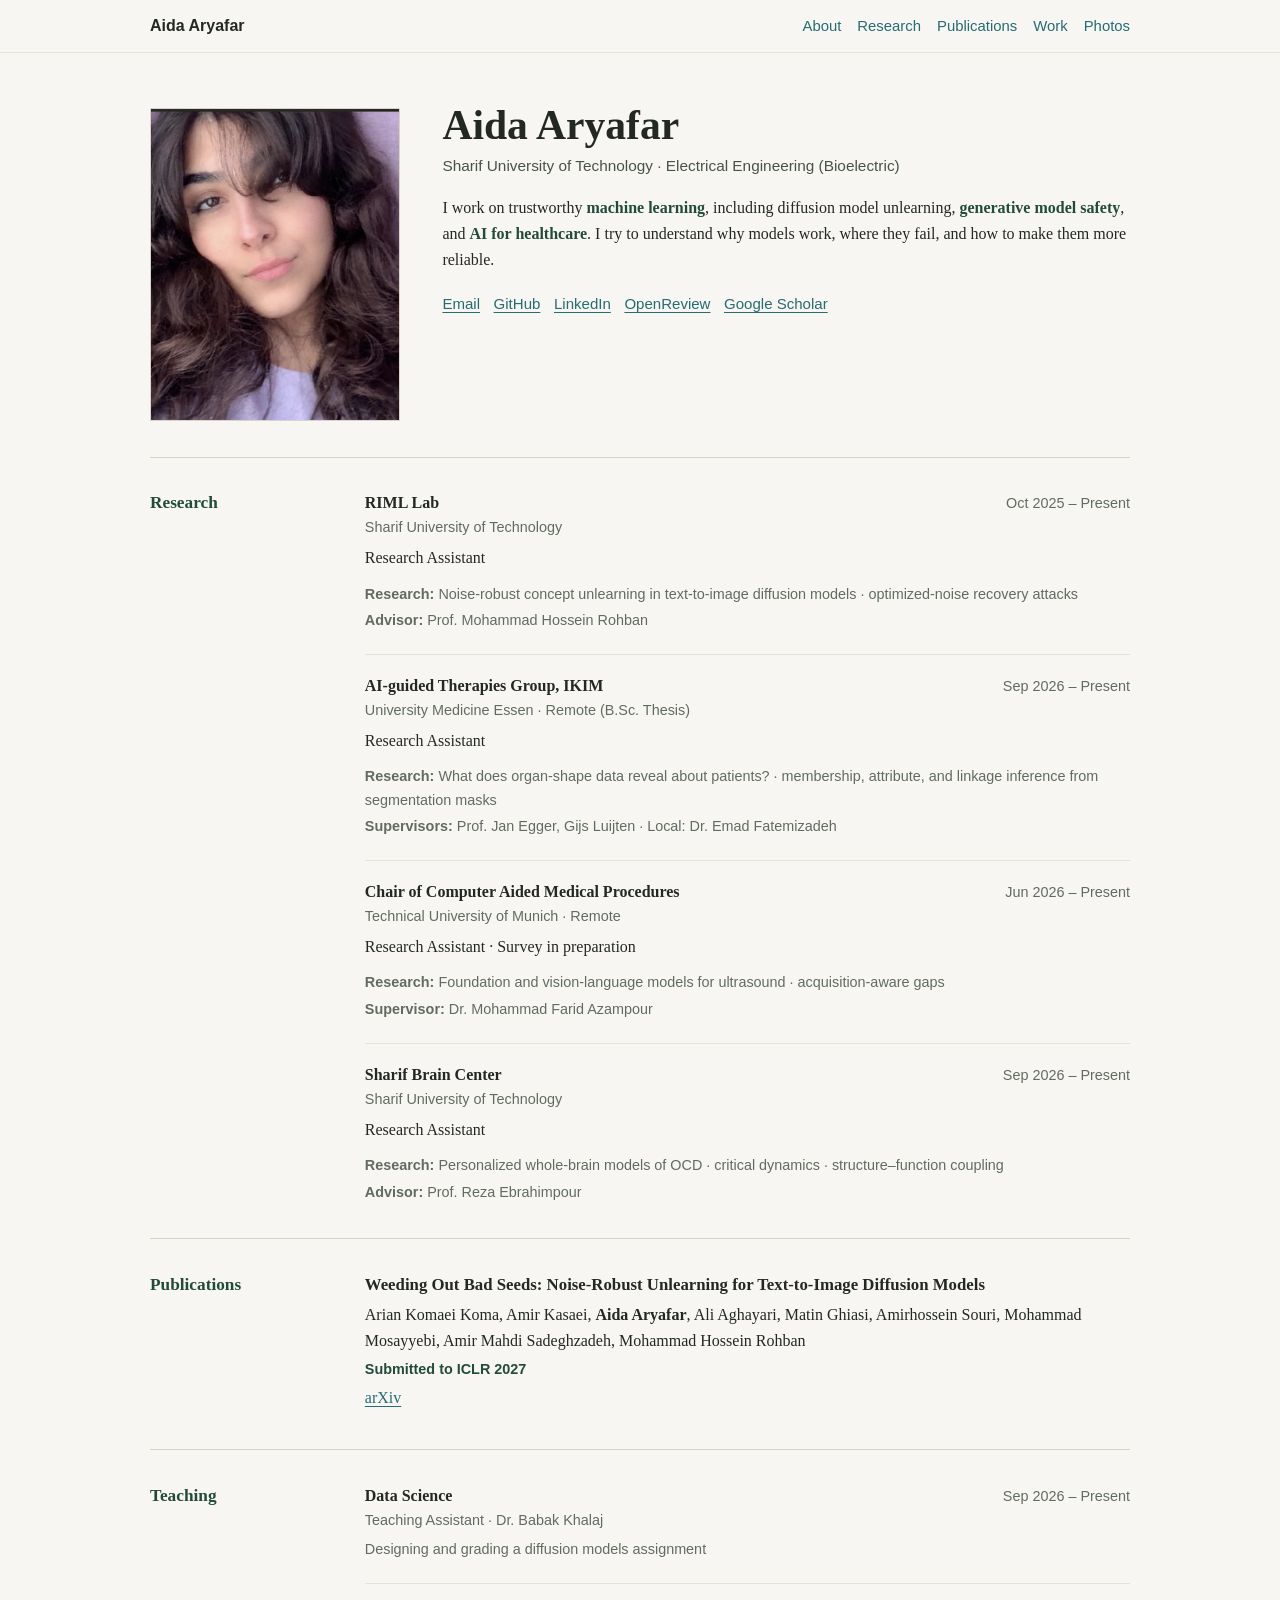
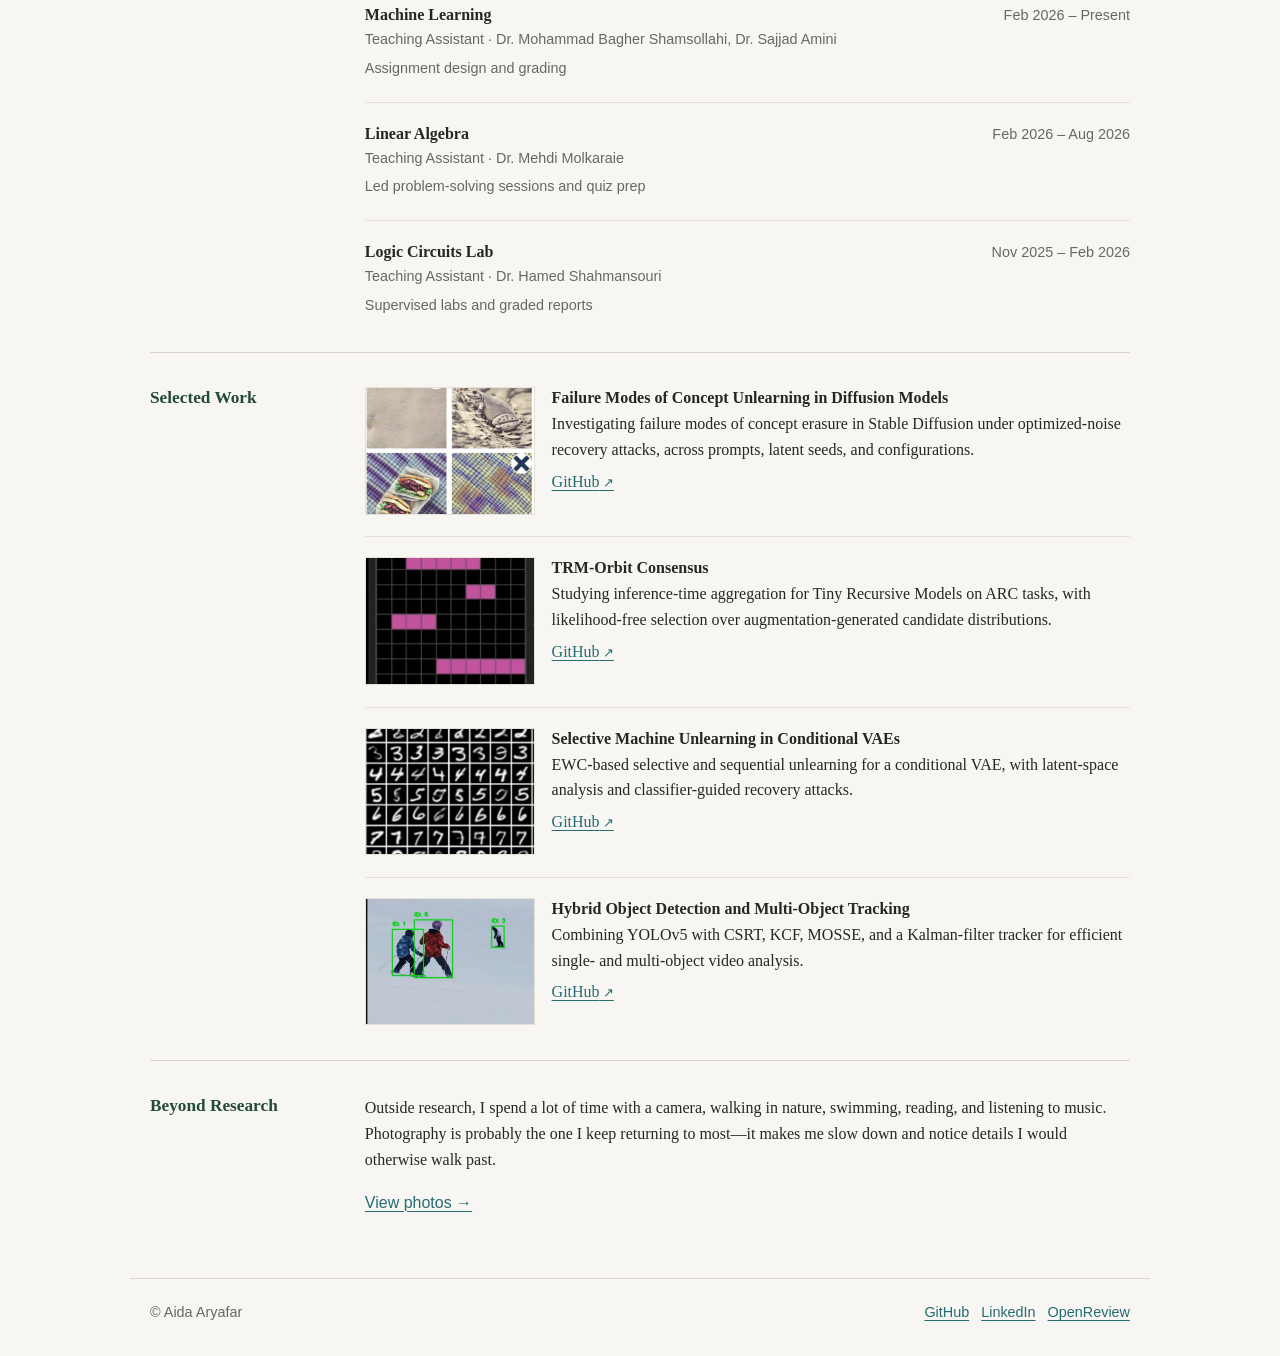
<file: index.html>
<!doctype html>
<html lang="en">
  <head>
    <meta charset="utf-8">
    <meta name="viewport" content="width=device-width, initial-scale=1">
    <title>Aida Aryafar | Electrical Engineering &amp; Machine Learning</title>
    <meta
      name="description"
      content="Aida Aryafar is an Electrical Engineering student at Sharif University of Technology working on trustworthy machine learning, generative model safety, diffusion model unlearning, and medical AI."
    >
    <meta name="robots" content="index, follow">
    <meta name="theme-color" content="#234b3a">
    <link rel="canonical" href="https://aidaariafar.github.io/">
    <meta property="og:title" content="Aida Aryafar">
    <meta
      property="og:description"
      content="Aida Aryafar is an Electrical Engineering student at Sharif University of Technology working on trustworthy machine learning, generative model safety, diffusion model unlearning, and medical AI."
    >
    <meta property="og:type" content="website">
    <meta property="og:url" content="https://aidaariafar.github.io/">
    <link rel="stylesheet" href="assets/css/style.css">
    <script src="assets/js/main.js" defer></script>
  </head>
  <body>
    <a class="skip-link" href="#main">Skip to main content</a>

    <header class="site-header">
      <nav class="nav" aria-label="Primary navigation">
        <a class="nav__name" href="#top" aria-label="Aida Aryafar home">Aida Aryafar</a>
        <div class="nav__links">
          <a href="#about">About</a>
          <a href="#research">Research</a>
          <a href="#publications">Publications</a>
          <a href="#work">Work</a>
          <a href="photos.html">Photos</a>
        </div>
      </nav>
    </header>

    <main id="main" class="site-main">
      <section id="top" class="intro" aria-labelledby="intro-title">
        <div class="intro__media">
          <div
            class="profile-portrait"
            data-optional-image="images/profile/profile.webp"
            data-image-alt="Portrait of Aida Aryafar"
            aria-label="Profile photo placeholder"
          >
            <div class="profile-portrait__placeholder">
              <span>Aida Aryafar</span>
            </div>
          </div>
        </div>

        <div class="intro__text" id="about">
          <h1 id="intro-title">Aida Aryafar</h1>
          <p class="intro__subtitle">Sharif University of Technology &middot; Electrical Engineering (Bioelectric)</p>
          <p class="about-copy">
            I work on trustworthy <strong>machine learning</strong>, including diffusion model
            unlearning, <strong>generative model safety</strong>, and <strong>AI for healthcare</strong>.
            I try to understand why models work, where they fail, and how to make them more reliable.
          </p>

          <div class="contact-links" aria-label="Contact and profile links">
            <a href="mailto:aryafarayda05@gmail.com">Email</a>
            <a href="https://github.com/AidaAriafar" target="_blank" rel="noopener noreferrer">GitHub</a>
            <a href="https://www.linkedin.com/in/aida-aryafar" target="_blank" rel="noopener noreferrer">LinkedIn</a>
            <a href="https://openreview.net/profile?id=%7EAida_Aryafar1" target="_blank" rel="noopener noreferrer">OpenReview</a>
            <a href="https://scholar.google.com/citations?user=4tjqz0QAAAAJ&amp;hl=en" target="_blank" rel="noopener noreferrer">Google Scholar</a>
          </div>
        </div>
      </section>

      <section id="research" class="section" aria-labelledby="research-title">
        <div class="section__heading">
          <h2 id="research-title">Research</h2>
        </div>
        <div class="section__body research-list">
          <article class="research-entry">
            <div class="entry__header">
              <div>
                <h3>RIML Lab</h3>
                <p class="entry__meta">Sharif University of Technology</p>
              </div>
              <p class="entry__date">Oct 2025 &ndash; Present</p>
            </div>
            <p>Research Assistant</p>
            <p class="entry__meta"><strong>Research:</strong> Noise-robust concept unlearning in text-to-image diffusion models &middot; optimized-noise recovery attacks</p>
            <p class="entry__meta"><strong>Advisor:</strong> Prof. Mohammad Hossein Rohban</p>
          </article>

          <article class="research-entry">
            <div class="entry__header">
              <div>
                <h3>AI-guided Therapies Group, IKIM</h3>
                <p class="entry__meta">University Medicine Essen &middot; Remote (B.Sc. Thesis)</p>
              </div>
              <p class="entry__date">Sep 2026 &ndash; Present</p>
            </div>
            <p>Research Assistant</p>
            <p class="entry__meta"><strong>Research:</strong> What does organ-shape data reveal about patients? &middot; membership, attribute, and linkage inference from segmentation masks</p>
            <p class="entry__meta"><strong>Supervisors:</strong> Prof. Jan Egger, Gijs Luijten &middot; Local: Dr. Emad Fatemizadeh</p>
          </article>

          <article class="research-entry">
            <div class="entry__header">
              <div>
                <h3>Chair of Computer Aided Medical Procedures</h3>
                <p class="entry__meta">Technical University of Munich &middot; Remote</p>
              </div>
              <p class="entry__date">Jun 2026 &ndash; Present</p>
            </div>
            <p>Research Assistant &middot; Survey in preparation</p>
            <p class="entry__meta"><strong>Research:</strong> Foundation and vision-language models for ultrasound &middot; acquisition-aware gaps</p>
            <p class="entry__meta"><strong>Supervisor:</strong> Dr. Mohammad Farid Azampour</p>
          </article>

          <article class="research-entry">
            <div class="entry__header">
              <div>
                <h3>Sharif Brain Center</h3>
                <p class="entry__meta">Sharif University of Technology</p>
              </div>
              <p class="entry__date">Sep 2026 &ndash; Present</p>
            </div>
            <p>Research Assistant</p>
            <p class="entry__meta"><strong>Research:</strong> Personalized whole-brain models of OCD &middot; critical dynamics &middot; structure&ndash;function coupling</p>
            <p class="entry__meta"><strong>Advisor:</strong> Prof. Reza Ebrahimpour</p>
          </article>
        </div>
      </section>

      <section id="publications" class="section" aria-labelledby="publications-title">
        <div class="section__heading">
          <h2 id="publications-title">Publications</h2>
        </div>
        <div class="section__body work-list">
          <article class="publication">
            <h3>Weeding Out Bad Seeds: Noise-Robust Unlearning for Text-to-Image Diffusion Models</h3>
            <p>
              Arian Komaei Koma, Amir Kasaei,
              <strong>Aida Aryafar</strong>, Ali Aghayari, Matin Ghiasi, Amirhossein Souri,
              Mohammad Mosayyebi, Amir Mahdi Sadeghzadeh, Mohammad Hossein Rohban
            </p>
            <p class="publication__status">Submitted to ICLR 2027</p>
            <p><a href="https://arxiv.org/abs/2609.37537" target="_blank" rel="noopener noreferrer">arXiv</a></p>
          </article>
        </div>
      </section>

      <section id="teaching" class="section" aria-labelledby="teaching-title">
        <div class="section__heading">
          <h2 id="teaching-title">Teaching</h2>
        </div>
        <div class="section__body research-list">
          <article class="research-entry">
            <div class="entry__header">
              <div>
                <h3>Data Science</h3>
                <p class="entry__meta">Teaching Assistant &middot; Dr. Babak Khalaj</p>
              </div>
              <p class="entry__date">Sep 2026 &ndash; Present</p>
            </div>
            <p class="entry__meta">Designing and grading a diffusion models assignment</p>
          </article>

          <article class="research-entry">
            <div class="entry__header">
              <div>
                <h3>Machine Learning</h3>
                <p class="entry__meta">Teaching Assistant &middot; Dr. Mohammad Bagher Shamsollahi, Dr. Sajjad Amini</p>
              </div>
              <p class="entry__date">Feb 2026 &ndash; Present</p>
            </div>
            <p class="entry__meta">Assignment design and grading</p>
          </article>

          <article class="research-entry">
            <div class="entry__header">
              <div>
                <h3>Linear Algebra</h3>
                <p class="entry__meta">Teaching Assistant &middot; Dr. Mehdi Molkaraie</p>
              </div>
              <p class="entry__date">Feb 2026 &ndash; Aug 2026</p>
            </div>
            <p class="entry__meta">Led problem-solving sessions and quiz prep</p>
          </article>

          <article class="research-entry">
            <div class="entry__header">
              <div>
                <h3>Logic Circuits Lab</h3>
                <p class="entry__meta">Teaching Assistant &middot; Dr. Hamed Shahmansouri</p>
              </div>
              <p class="entry__date">Nov 2025 &ndash; Feb 2026</p>
            </div>
            <p class="entry__meta">Supervised labs and graded reports</p>
          </article>
        </div>
      </section>

      <section id="work" class="section" aria-labelledby="work-title">
        <div class="section__heading">
          <h2 id="work-title">Selected Work</h2>
        </div>
        <div class="section__body work-list">
          <article class="project">
            <div
              class="project__media"
              data-optional-image="images/projects/diffusion-unlearning.webp"
              data-image-alt="Diffusion unlearning project preview"
              aria-hidden="true"
            ></div>
            <div class="project__content">
              <h3>Failure Modes of Concept Unlearning in Diffusion Models</h3>
              <p>Investigating failure modes of concept erasure in Stable Diffusion under optimized-noise recovery attacks, across prompts, latent seeds, and configurations.</p>
              <a href="https://github.com/AidaAriafar/failure-modes-of-concept-unlearning" target="_blank" rel="noopener noreferrer">GitHub</a>
            </div>
          </article>

          <article class="project">
            <div
              class="project__media"
              data-optional-image="images/projects/trm-orbit.webp"
              data-image-alt="TRM-Orbit consensus project preview"
              aria-hidden="true"
            ></div>
            <div class="project__content">
              <h3>TRM-Orbit Consensus</h3>
              <p>Studying inference-time aggregation for Tiny Recursive Models on ARC tasks, with likelihood-free selection over augmentation-generated candidate distributions.</p>
              <a href="https://github.com/AidaAriafar/trm-orbit-consensus" target="_blank" rel="noopener noreferrer">GitHub</a>
            </div>
          </article>

          <article class="project">
            <div
              class="project__media"
              data-optional-image="images/projects/cvae-unlearning.webp"
              data-image-alt="Conditional VAE unlearning project preview"
              aria-hidden="true"
            ></div>
            <div class="project__content">
              <h3>Selective Machine Unlearning in Conditional VAEs</h3>
              <p>EWC-based selective and sequential unlearning for a conditional VAE, with latent-space analysis and classifier-guided recovery attacks.</p>
              <a href="https://github.com/AidaAriafar/Selective-Amnesia-for-cVAEs" target="_blank" rel="noopener noreferrer">GitHub</a>
            </div>
          </article>

          <article class="project">
            <div
              class="project__media"
              data-optional-image="images/projects/tracking.webp"
              data-image-alt="Object tracking project preview"
              aria-hidden="true"
            ></div>
            <div class="project__content">
              <h3>Hybrid Object Detection and Multi-Object Tracking</h3>
              <p>Combining YOLOv5 with CSRT, KCF, MOSSE, and a Kalman-filter tracker for efficient single- and multi-object video analysis.</p>
              <a href="https://github.com/AidaAriafar/YOLOv5-Hybrid-Object-Tracking" target="_blank" rel="noopener noreferrer">GitHub</a>
            </div>
          </article>
        </div>
      </section>

      <section id="beyond-research" class="section section--closing" aria-labelledby="beyond-title">
        <div class="section__heading">
          <h2 id="beyond-title">Beyond Research</h2>
        </div>
        <div class="section__body">
          <p>
            Outside research, I spend a lot of time with a camera, walking in nature, swimming,
            reading, and listening to music. Photography is probably the one I keep returning to
            most&mdash;it makes me slow down and notice details I would otherwise walk past.
          </p>
          <a class="text-arrow" href="photos.html">View photos &rarr;</a>
        </div>
      </section>
    </main>

    <footer class="site-footer">
      <p>&copy; Aida Aryafar</p>
      <div class="footer-links" aria-label="Footer links">
        <a href="https://github.com/AidaAriafar" target="_blank" rel="noopener noreferrer">GitHub</a>
        <a href="https://www.linkedin.com/in/aida-aryafar" target="_blank" rel="noopener noreferrer">LinkedIn</a>
        <a href="https://openreview.net/profile?id=%7EAida_Aryafar1" target="_blank" rel="noopener noreferrer">OpenReview</a>
      </div>
    </footer>
  </body>
</html>
</file>
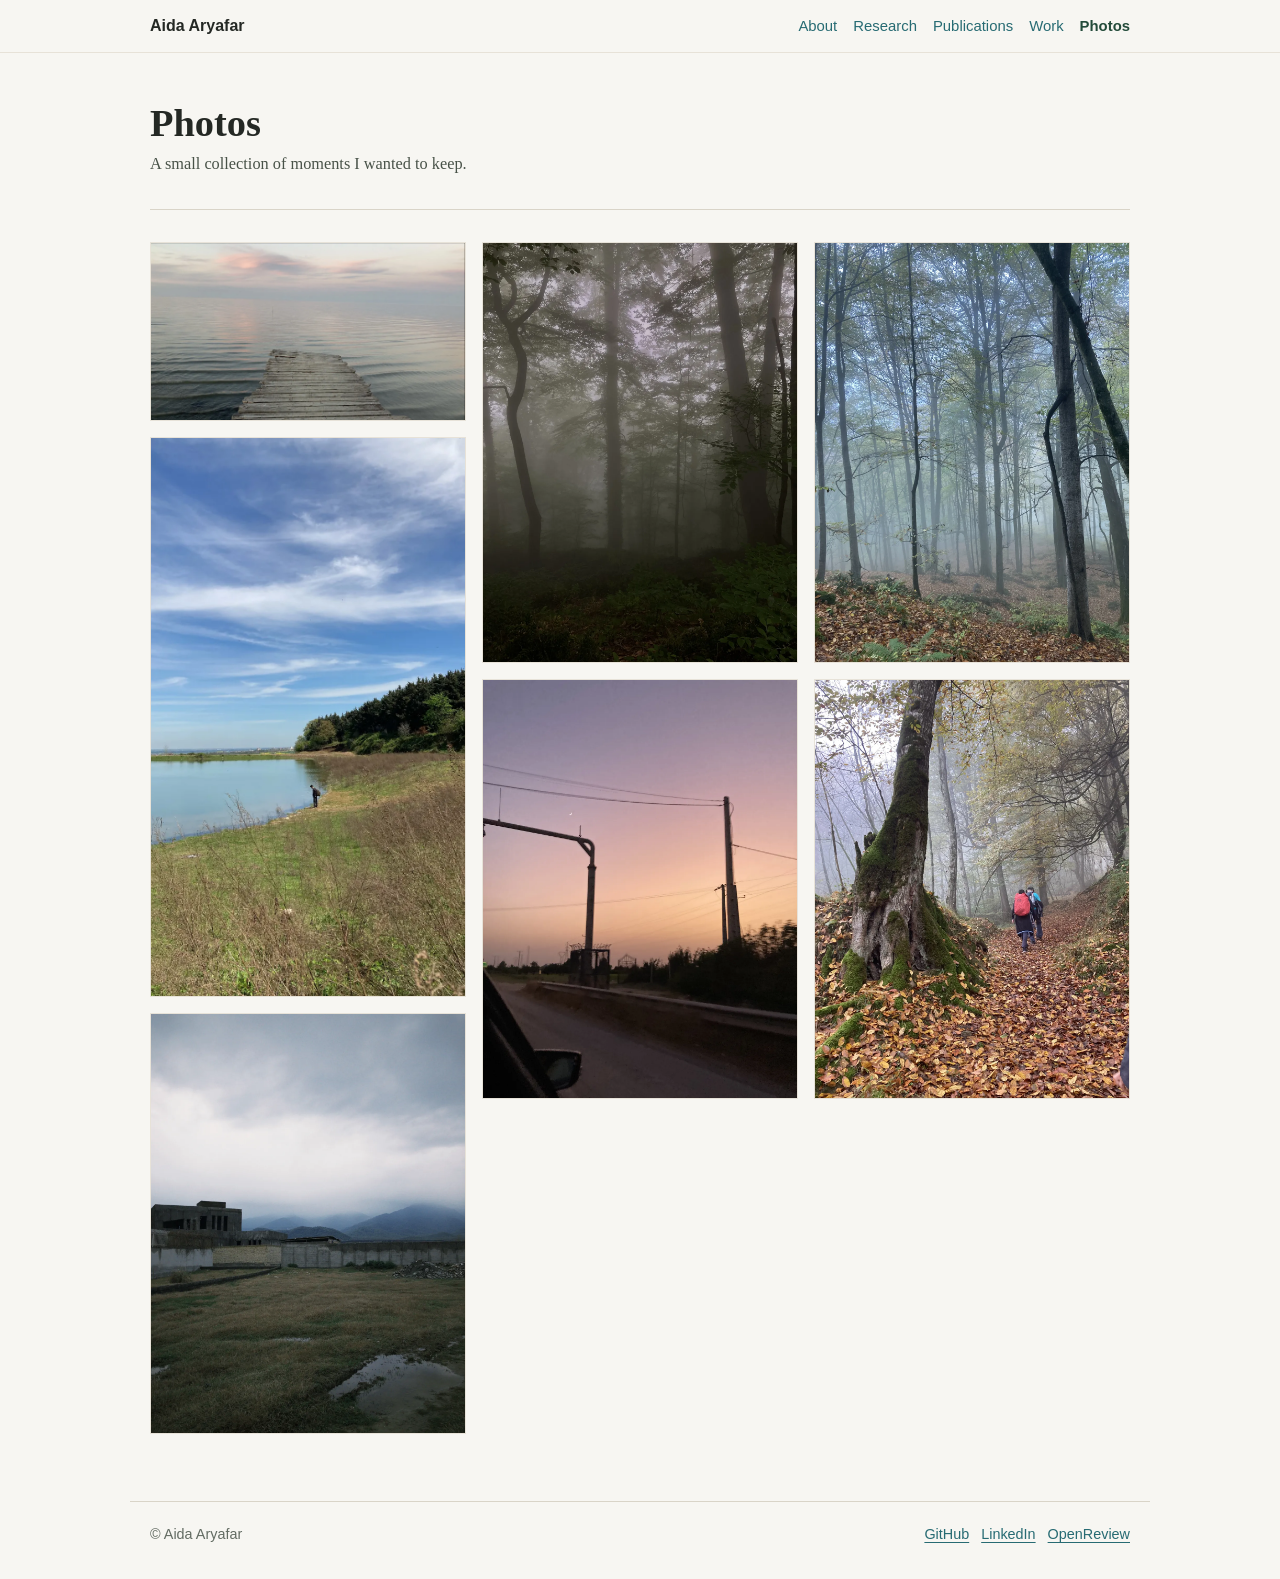
<file: photos.html>
<!doctype html>
<html lang="en">
  <head>
    <meta charset="utf-8">
    <meta name="viewport" content="width=device-width, initial-scale=1">
    <title>Photos | Aida Aryafar</title>
    <meta name="description" content="Photography by Aida Aryafar.">
    <meta name="robots" content="index, follow">
    <meta name="theme-color" content="#234b3a">
    <link rel="canonical" href="https://aidaariafar.github.io/photos.html">
    <meta property="og:title" content="Photos | Aida Aryafar">
    <meta property="og:description" content="Photography by Aida Aryafar.">
    <meta property="og:type" content="website">
    <meta property="og:url" content="https://aidaariafar.github.io/photos.html">
    <link rel="stylesheet" href="assets/css/style.css">
    <script src="assets/js/main.js" defer></script>
  </head>
  <body>
    <a class="skip-link" href="#main">Skip to main content</a>

    <header class="site-header">
      <nav class="nav" aria-label="Primary navigation">
        <a class="nav__name" href="index.html">Aida Aryafar</a>
        <div class="nav__links">
          <a href="index.html#about">About</a>
          <a href="index.html#research">Research</a>
          <a href="index.html#publications">Publications</a>
          <a href="index.html#work">Work</a>
          <a href="photos.html" aria-current="page">Photos</a>
        </div>
      </nav>
    </header>

    <main id="main" class="site-main">
      <section class="photos-intro" aria-labelledby="photos-title">
        <h1 id="photos-title">Photos</h1>
        <p>A small collection of moments I wanted to keep.</p>
      </section>

      <section class="photo-section" aria-label="Photo gallery">
        <div class="photo-grid" data-photo-gallery></div>
        <p class="empty-gallery" data-empty-gallery>Photos will appear here once images are added.</p>
      </section>
    </main>

    <div class="lightbox" data-lightbox hidden>
      <button class="lightbox__close" type="button" data-lightbox-close aria-label="Close photo">Close</button>
      <img alt="" data-lightbox-image>
    </div>

    <footer class="site-footer">
      <p>&copy; Aida Aryafar</p>
      <div class="footer-links" aria-label="Footer links">
        <a href="https://github.com/AidaAriafar" target="_blank" rel="noopener noreferrer">GitHub</a>
        <a href="https://www.linkedin.com/in/aida-aryafar" target="_blank" rel="noopener noreferrer">LinkedIn</a>
        <a href="https://openreview.net/profile?id=%7EAida_Aryafar1" target="_blank" rel="noopener noreferrer">OpenReview</a>
      </div>
    </footer>
  </body>
</html>
</file>
<file: assets/css/style.css>
/* variables */
:root {
  --background: #f7f6f2;
  --surface: #efede6;
  --text: #242824;
  --muted: #626b62;
  --muted-strong: #485248;
  --accent: #234b3a;
  --accent-soft: #dce5de;
  --link: #276b73;
  --link-hover: #183f47;
  --border: #d9d4c8;
  --border-soft: #e7e2d8;
  --focus: #a45a24;
  --max-width: 1020px;
  --side-width: 190px;
}

/* reset/base */
* {
  box-sizing: border-box;
}

html {
  scroll-behavior: smooth;
}

body {
  margin: 0;
  background: var(--background);
  color: var(--text);
  font-family: Charter, "Iowan Old Style", Georgia, "Times New Roman", serif;
  font-size: 16px;
  line-height: 1.62;
  text-rendering: optimizeLegibility;
}

body,
h1,
h2,
h3,
p,
li {
  letter-spacing: 0;
}

a {
  color: var(--link);
  text-decoration-thickness: 1px;
  text-underline-offset: 0.18em;
}

a:hover {
  color: var(--link-hover);
}

a:focus-visible,
button:focus-visible {
  outline: 3px solid var(--focus);
  outline-offset: 4px;
}

img {
  display: block;
  max-width: 100%;
}

.skip-link {
  background: var(--accent);
  color: #fff;
  left: 1rem;
  padding: 0.5rem 0.75rem;
  position: absolute;
  top: 0.75rem;
  transform: translateY(-160%);
  z-index: 20;
}

.skip-link:focus {
  transform: translateY(0);
}

/* typography */
h1,
h2,
h3,
p {
  margin-top: 0;
}

h1 {
  font-size: 2.6rem;
  line-height: 1.08;
  margin-bottom: 0.4rem;
}

h2 {
  color: var(--accent);
  font-size: 1.08rem;
  line-height: 1.28;
  margin-bottom: 0;
}

h3 {
  font-size: 1rem;
  line-height: 1.35;
  margin-bottom: 0.15rem;
}

p {
  margin-bottom: 0.72rem;
}

p:last-child {
  margin-bottom: 0;
}

.eyebrow,
.intro__subtitle,
.entry__date,
.entry__meta,
.publication__status,
.contact-links,
.nav,
.site-footer,
.text-arrow,
.empty-gallery,
.lightbox__close {
  font-family: -apple-system, BlinkMacSystemFont, "Segoe UI", Arial, sans-serif;
}

.eyebrow {
  color: var(--accent);
  font-size: 0.88rem;
  font-weight: 700;
  margin-bottom: 0.45rem;
}

.intro__subtitle {
  color: var(--muted-strong);
  font-size: 0.96rem;
  margin-bottom: 1rem;
}

/* layout */
.site-main,
.nav,
.site-footer {
  margin: 0 auto;
  max-width: var(--max-width);
}

.site-main {
  padding: 3.1rem 1.25rem 1.2rem;
}

.section {
  border-top: 1px solid var(--border);
  display: grid;
  gap: 1.55rem;
  grid-template-columns: var(--side-width) minmax(0, 1fr);
  padding: 2.15rem 0;
  scroll-margin-top: 4.5rem;
}

.section__body {
  min-width: 0;
}

.section--closing {
  padding-bottom: 2.7rem;
}

/* navigation */
.site-header {
  background: rgba(247, 246, 242, 0.97);
  border-bottom: 1px solid var(--border-soft);
  position: sticky;
  top: 0;
  z-index: 10;
}

.nav {
  align-items: center;
  display: flex;
  gap: 1rem;
  justify-content: space-between;
  padding: 0.82rem 1.25rem;
}

.nav__name {
  color: var(--text);
  font-weight: 700;
  text-decoration: none;
  white-space: nowrap;
}

.nav__links {
  align-items: center;
  display: flex;
  flex-wrap: wrap;
  gap: 0.75rem 1rem;
  justify-content: flex-end;
}

.nav__links a {
  font-size: 0.93rem;
  text-decoration: none;
}

.nav__links a[aria-current="page"] {
  color: var(--accent);
  font-weight: 700;
}

/* intro */
.intro {
  align-items: start;
  display: grid;
  gap: 2.65rem;
  grid-template-columns: 250px minmax(0, 1fr);
  margin-bottom: 2.25rem;
  scroll-margin-top: 4.5rem;
}

.intro__media {
  padding-top: 0.35rem;
}

.about-copy {
  max-width: 48rem;
}

.about-copy strong {
  color: var(--accent);
  font-weight: 700;
}

.profile-portrait {
  aspect-ratio: 4 / 5;
  background: var(--surface);
  border: 1px solid var(--border);
  max-width: 250px;
  overflow: hidden;
  width: 100%;
}

.profile-portrait img {
  height: 100%;
  object-fit: cover;
  width: 100%;
}

.profile-portrait__placeholder {
  align-items: center;
  color: var(--accent);
  display: flex;
  height: 100%;
  justify-content: center;
  padding: 1rem;
  text-align: center;
}

.profile-portrait__placeholder span {
  align-items: center;
  border: 1px solid rgba(35, 75, 58, 0.25);
  display: flex;
  font-family: -apple-system, BlinkMacSystemFont, "Segoe UI", Arial, sans-serif;
  font-size: 0.82rem;
  font-weight: 700;
  height: 100%;
  justify-content: center;
  text-transform: uppercase;
  width: 100%;
}

.contact-links {
  display: flex;
  flex-wrap: wrap;
  gap: 0.45rem 0.85rem;
  margin-top: 1.2rem;
}

.contact-links a {
  font-size: 0.94rem;
}

/* academic entries */
.research-list,
.work-list {
  display: grid;
  gap: 1.35rem;
}

.research-entry + .research-entry,
.publication + .project,
.project + .project {
  border-top: 1px solid var(--border-soft);
  padding-top: 1.25rem;
}

.entry__header {
  align-items: baseline;
  display: flex;
  gap: 1rem;
  justify-content: space-between;
  margin-bottom: 0.35rem;
}

.entry__date,
.entry__meta,
.publication__status {
  color: var(--muted);
  font-size: 0.9rem;
}

.entry__date {
  flex: 0 0 auto;
  text-align: right;
}

.entry__meta {
  margin-bottom: 0.2rem;
}

/* selected work */
.publication h3 {
  font-size: 1.05rem;
  margin-bottom: 0.35rem;
}

.publication p {
  margin-bottom: 0.25rem;
}

.publication__status {
  color: var(--accent);
  font-weight: 700;
}

.project {
  display: grid;
  gap: 1.05rem;
  grid-template-columns: 170px minmax(0, 1fr);
}

.project__media {
  align-items: center;
  aspect-ratio: 4 / 3;
  background: var(--surface);
  border: 1px solid var(--border-soft);
  color: var(--muted);
  display: flex;
  justify-content: center;
  min-height: 118px;
  overflow: hidden;
}

.project__media::before {
  content: "Project image";
  font-family: -apple-system, BlinkMacSystemFont, "Segoe UI", Arial, sans-serif;
  font-size: 0.78rem;
}

.project__media.has-image::before {
  content: "";
}

.project__media img {
  height: 100%;
  object-fit: cover;
  width: 100%;
}

.project__content p {
  margin-bottom: 0.35rem;
}

.project__content a::after {
  content: " \2197";
  font-size: 0.8em;
}

.text-arrow {
  display: inline-block;
  margin-top: 0.35rem;
}

/* photos page */
.photos-intro {
  border-bottom: 1px solid var(--border);
  padding-bottom: 2rem;
}

.photos-intro h1 {
  font-size: 2.4rem;
}

.photos-intro p {
  color: var(--muted-strong);
  font-size: 1.02rem;
}

.photo-section {
  padding: 2rem 0 3rem;
}

.photo-grid {
  column-count: 3;
  column-gap: 1rem;
}

.photo-grid:empty {
  display: none;
}

.photo-grid figure {
  break-inside: avoid;
  margin: 0 0 1rem;
}

.photo-grid button {
  background: transparent;
  border: 0;
  cursor: zoom-in;
  display: block;
  padding: 0;
  width: 100%;
}

.photo-grid img {
  border: 1px solid var(--border-soft);
  height: auto;
  width: 100%;
}

.empty-gallery {
  color: var(--muted);
  font-size: 0.92rem;
  margin-top: 0;
}

.empty-gallery.is-hidden {
  display: none;
}

.lightbox {
  align-items: center;
  background: rgba(24, 28, 24, 0.88);
  inset: 0;
  justify-content: center;
  padding: 2rem;
  position: fixed;
  z-index: 30;
}

.lightbox:not([hidden]) {
  display: flex;
}

.lightbox img {
  max-height: 88vh;
  max-width: 92vw;
}

.lightbox__close {
  background: var(--background);
  border: 1px solid var(--border);
  color: var(--text);
  cursor: pointer;
  padding: 0.45rem 0.7rem;
  position: fixed;
  right: 1rem;
  top: 1rem;
}

/* footer */
.site-footer {
  align-items: center;
  border-top: 1px solid var(--border);
  color: var(--muted);
  display: flex;
  font-size: 0.9rem;
  gap: 1rem;
  justify-content: space-between;
  padding: 1.35rem 1.25rem 2rem;
}

.site-footer p {
  margin: 0;
}

.footer-links {
  display: flex;
  flex-wrap: wrap;
  gap: 0.75rem;
}

/* responsive rules */
@media (max-width: 860px) {
  .intro {
    grid-template-columns: 215px minmax(0, 1fr);
  }

  .section {
    grid-template-columns: 155px minmax(0, 1fr);
  }

  .project {
    grid-template-columns: 150px minmax(0, 1fr);
  }

  .photo-grid {
    column-count: 2;
  }
}

@media (max-width: 700px) {
  .site-header {
    position: static;
  }

  .nav {
    align-items: flex-start;
    flex-direction: column;
  }

  .nav__links {
    justify-content: flex-start;
  }

  .site-main {
    padding-top: 2.15rem;
  }

  .intro,
  .section,
  .project {
    grid-template-columns: 1fr;
  }

  .intro {
    gap: 1.7rem;
  }

  .intro__media {
    order: -1;
    padding-top: 0;
  }

  .profile-portrait {
    max-width: 230px;
  }

  h1 {
    font-size: 2.2rem;
  }

  .entry__header {
    align-items: flex-start;
    flex-direction: column;
    gap: 0.1rem;
  }

  .entry__date {
    text-align: left;
  }

  .site-footer {
    align-items: flex-start;
    flex-direction: column;
  }
}

@media (max-width: 420px) {
  body {
    font-size: 15px;
  }

  .site-main,
  .nav,
  .site-footer {
    padding-left: 1rem;
    padding-right: 1rem;
  }

  .nav__links {
    gap: 0.55rem 0.8rem;
  }

  .contact-links {
    gap: 0.4rem 0.75rem;
  }

  h1,
  .photos-intro h1 {
    font-size: 2rem;
  }

  .photo-grid {
    column-count: 1;
  }

  .lightbox {
    padding: 1rem;
  }
}

@media (prefers-reduced-motion: reduce) {
  html {
    scroll-behavior: auto;
  }
}
</file>
